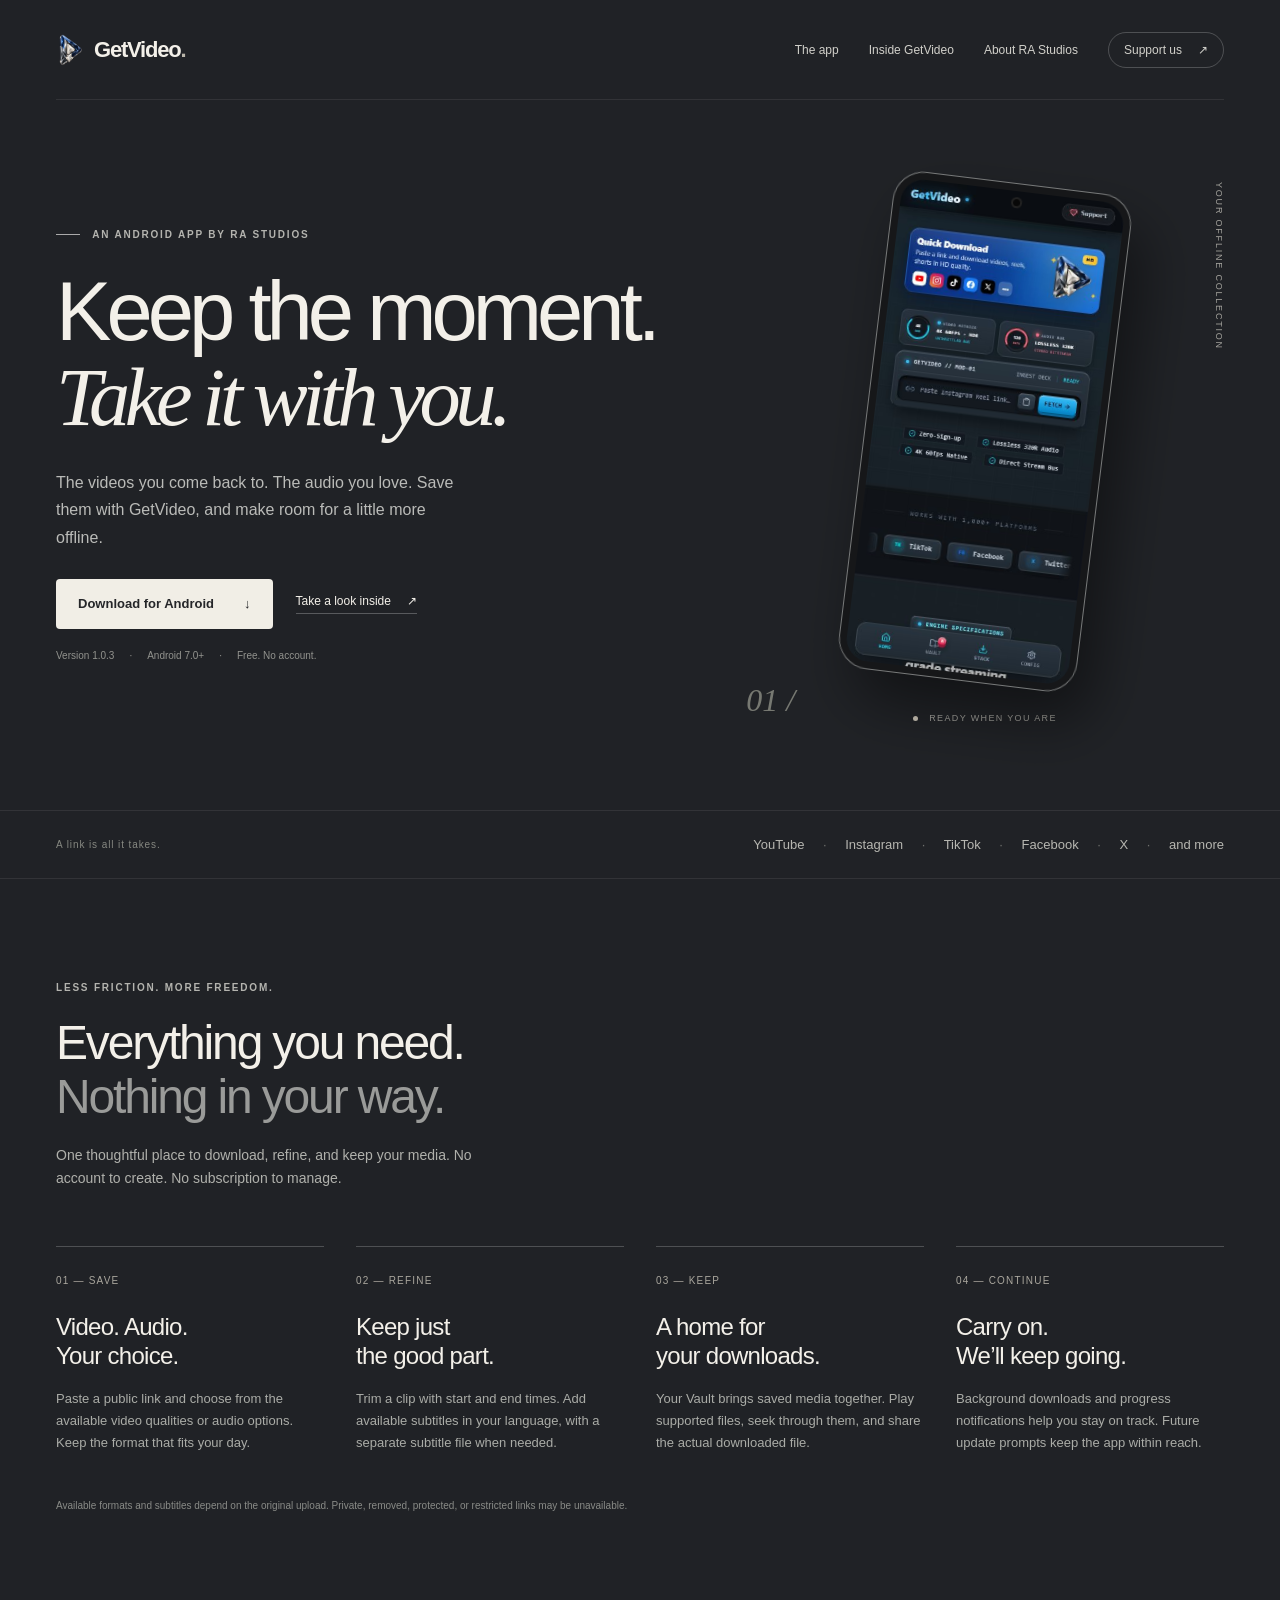
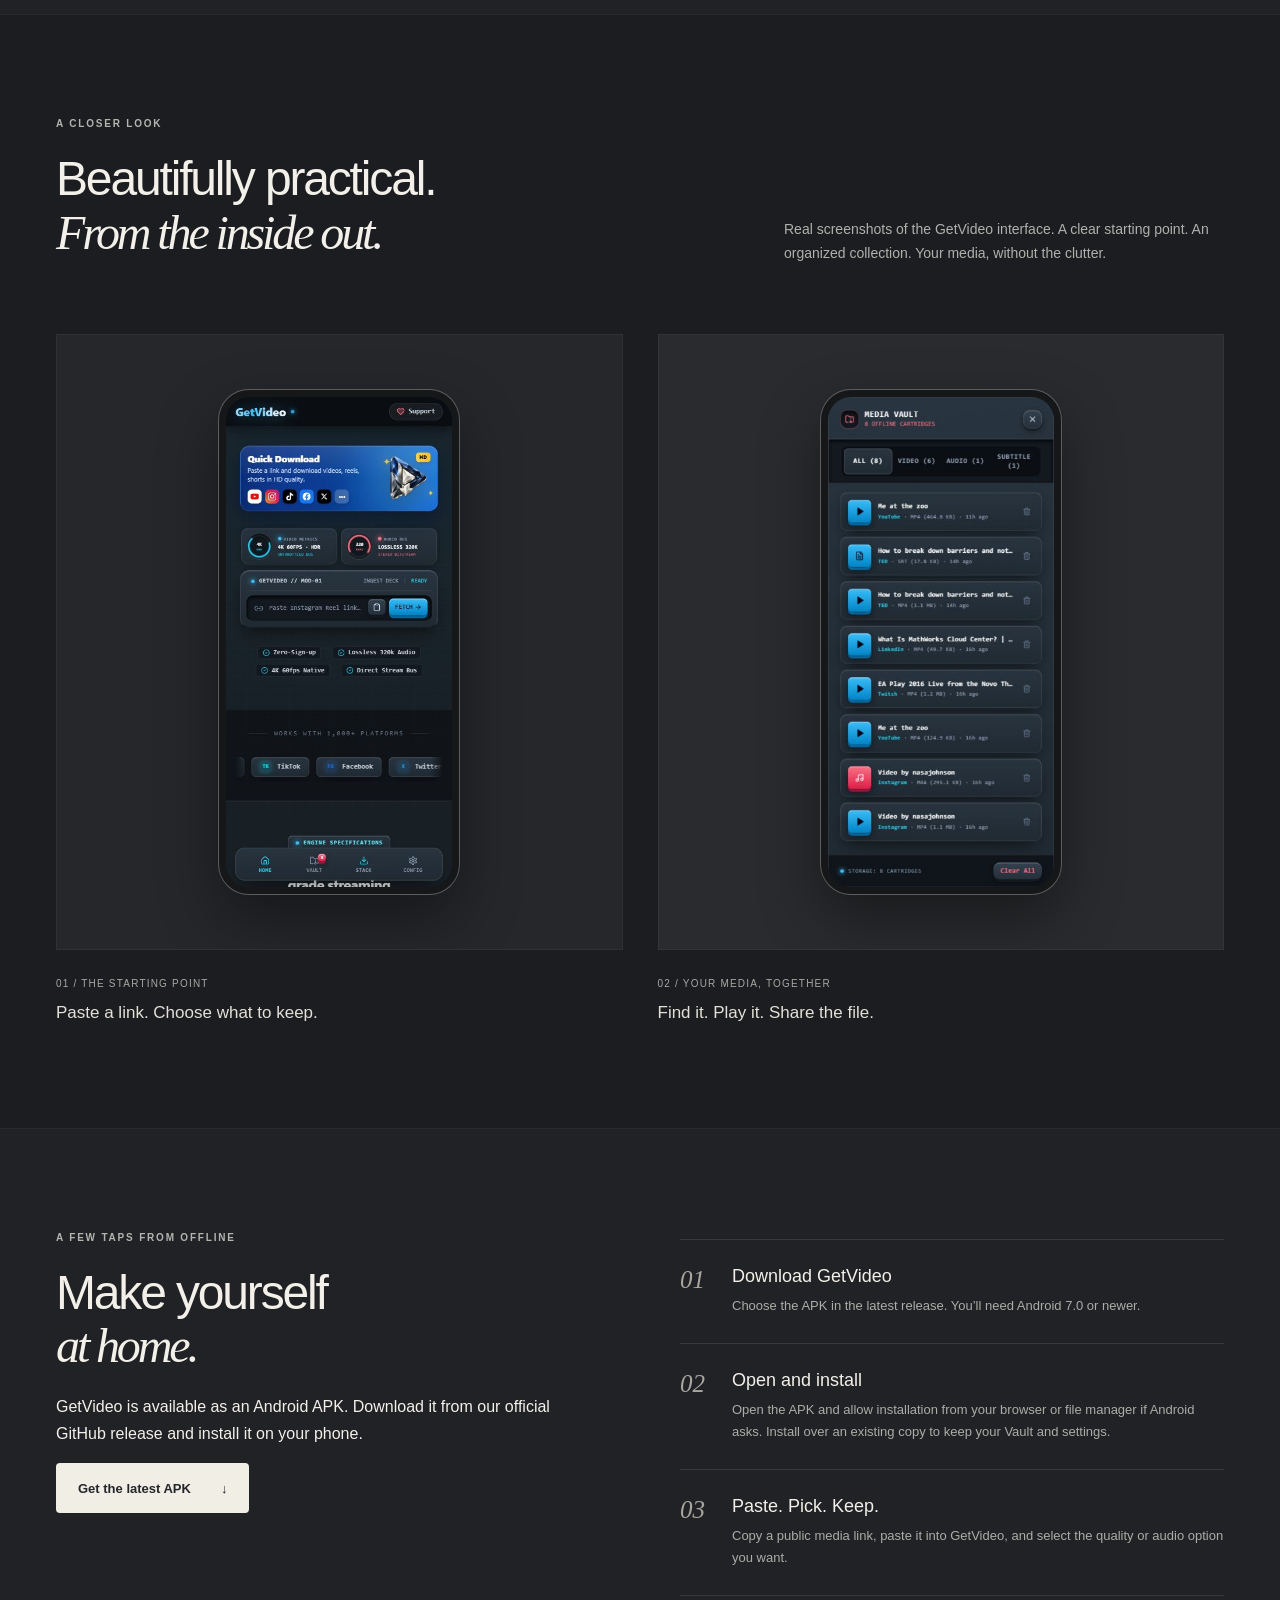
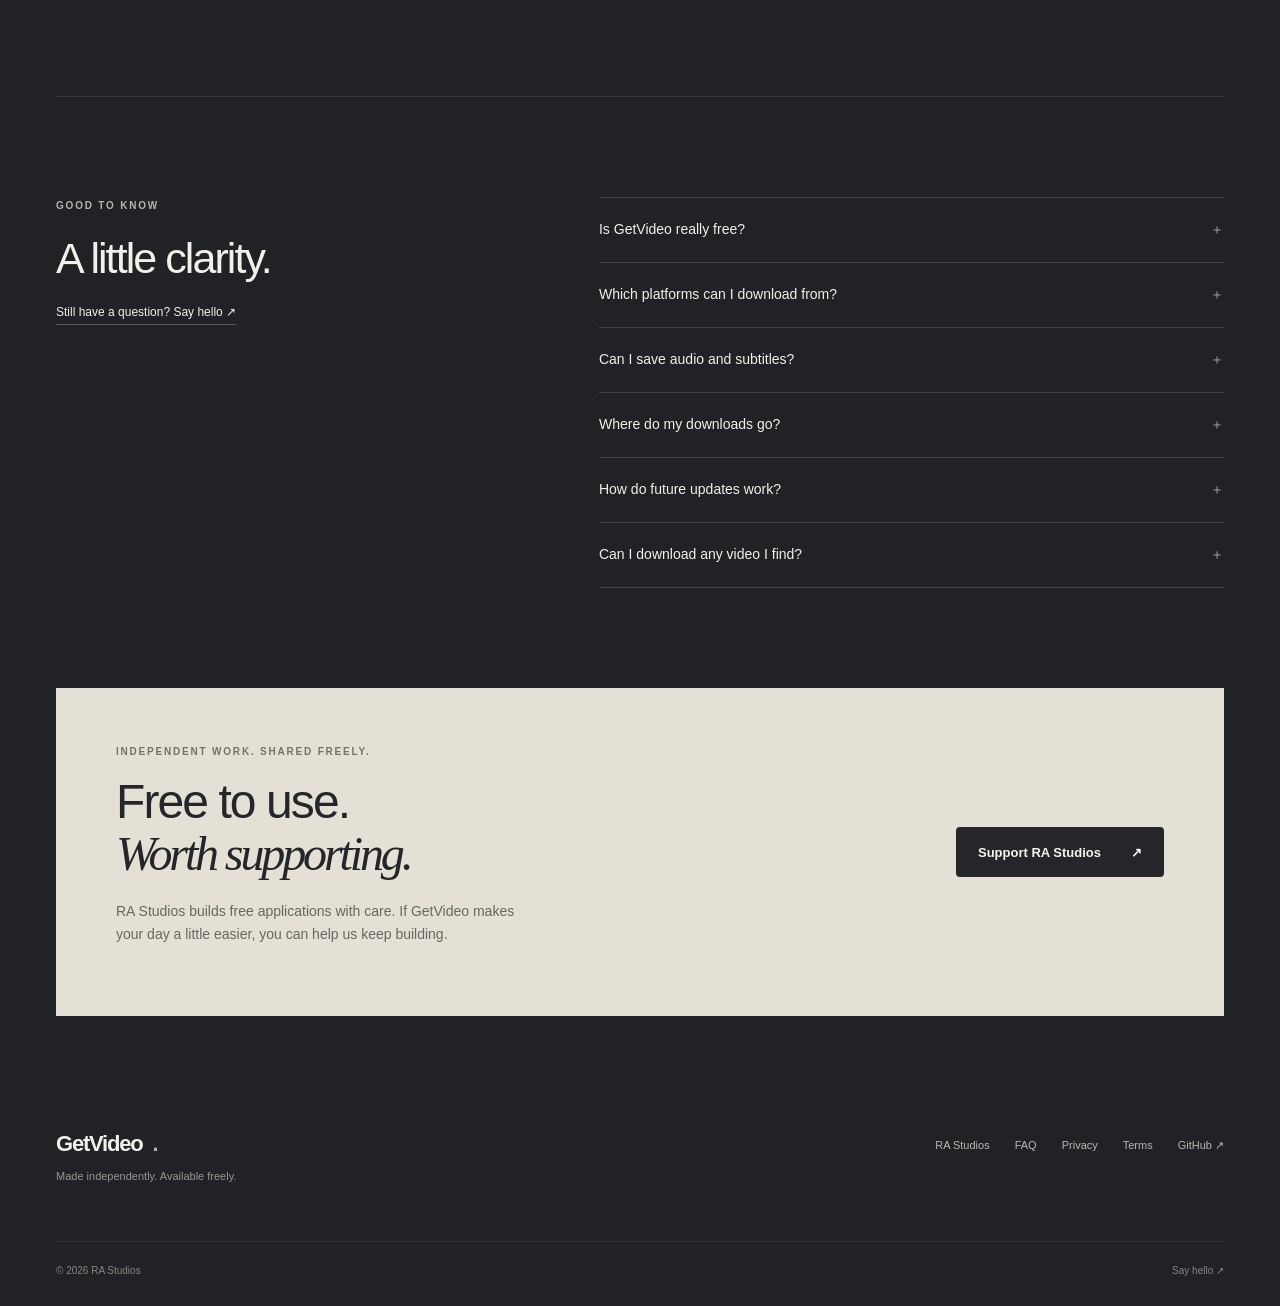
<file: index.html>
<!doctype html><html lang="en"><head><meta charset="utf-8"><meta name="viewport" content="width=device-width,initial-scale=1"><meta name="theme-color" content="#202226"><title>GetVideo — Your media, ready offline.</title><meta name="description" content="A free Android app to save video, audio and available subtitles. Trim clips, keep them in your Vault, and take your favorite moments offline."><meta property="og:title" content="GetVideo — Your media, ready offline."><meta property="og:description" content="A free Android app to save video, audio and available subtitles. Trim clips, keep them in your Vault, and take your favorite moments offline."><meta property="og:type" content="website"><meta property="og:image" content="https://ra-studios.github.io/GetVideo/logo.png"><link rel="icon" href="logo.png" type="image/png"><link rel="stylesheet" href="style.css"><script src="site.js" defer></script></head><body><a class="skip" href="#main">Skip to content</a><header class="header wrap"><a class="wordmark" href="./"><img src="logo.png" width="28" height="32" alt=""><span>GetVideo<span class="brand-dot">.</span></span></a><button class="menu-toggle" aria-expanded="false" aria-controls="navigation" aria-label="Open navigation">Menu <span>＋</span></button><nav id="navigation" aria-label="Main navigation"><a href="./#features">The app</a><a href="./#inside">Inside GetVideo</a><a href="about.html">About RA Studios</a><a class="support-nav" href="https://www.rastudios.site/donate" target="_blank" rel="noopener noreferrer">Support us <span aria-hidden="true">↗</span></a></nav></header><main id="main">
<section class="hero wrap"><div class="hero-copy"><p class="eyebrow"><span class="tiny-line"></span> AN ANDROID APP BY RA STUDIOS</p><h1>Keep the moment.<br><em>Take it with you.</em></h1><p class="hero-description">The videos you come back to. The audio you love. Save them with GetVideo, and make room for a little more offline.</p><div class="hero-actions"><a class="button light" data-download href="https://github.com/Ra-Studios/GetVideo/releases/latest">Download for Android <span aria-hidden="true">↓</span></a><a class="text-link" href="#inside">Take a look inside <span aria-hidden="true">↗</span></a></div><p class="download-meta"><span data-version>Version 1.0.3</span><span>Android 7.0+</span><span>Free. No account.</span></p></div><div class="hero-art"><span class="orbit-label">YOUR OFFLINE COLLECTION</span><div class="phone hero-phone"><img src="screen-home.png" width="388" height="840" alt="GetVideo home screen with the Quick Download link input and mobile navigation" fetchpriority="high"><span class="phone-camera" aria-hidden="true"></span></div><span class="art-caption"><span class="status-dot"></span> READY WHEN YOU ARE</span><span class="art-number" aria-hidden="true">01 /</span></div></section>
<section class="platforms"><div class="wrap platform-inner"><p>A link is all it takes.</p><div>YouTube <span>·</span> Instagram <span>·</span> TikTok <span>·</span> Facebook <span>·</span> X <span>·</span> and more</div></div></section>
<section id="features" class="section wrap"><div class="section-heading"><p class="eyebrow">LESS FRICTION. MORE FREEDOM.</p><h2>Everything you need.<br><span class="muted">Nothing in your way.</span></h2><p>One thoughtful place to download, refine, and keep your media. No account to create. No subscription to manage.</p></div><div class="feature-grid"><article><span class="feature-index">01 — SAVE</span><h3>Video. Audio.<br>Your choice.</h3><p>Paste a public link and choose from the available video qualities or audio options. Keep the format that fits your day.</p></article><article><span class="feature-index">02 — REFINE</span><h3>Keep just<br>the good part.</h3><p>Trim a clip with start and end times. Add available subtitles in your language, with a separate subtitle file when needed.</p></article><article><span class="feature-index">03 — KEEP</span><h3>A home for<br>your downloads.</h3><p>Your Vault brings saved media together. Play supported files, seek through them, and share the actual downloaded file.</p></article><article><span class="feature-index">04 — CONTINUE</span><h3>Carry on.<br>We’ll keep going.</h3><p>Background downloads and progress notifications help you stay on track. Future update prompts keep the app within reach.</p></article></div><p class="fineprint">Available formats and subtitles depend on the original upload. Private, removed, protected, or restricted links may be unavailable.</p></section>
<section id="inside" class="inside section"><div class="wrap"><div class="section-heading gallery-heading"><div><p class="eyebrow">A CLOSER LOOK</p><h2>Beautifully practical.<br><em>From the inside out.</em></h2></div><p>Real screenshots of the GetVideo interface. A clear starting point. An organized collection. Your media, without the clutter.</p></div><div class="gallery"><figure><div class="screen-stage"><div class="phone"><img src="screen-home.png" width="388" height="840" alt="Real GetVideo home screen showing supported platforms and the link input" loading="lazy"></div></div><figcaption><span>01 / The starting point</span><p>Paste a link. Choose what to keep.</p></figcaption></figure><figure><div class="screen-stage"><div class="phone"><img src="screen-vault.png" width="388" height="840" alt="Real Media Vault screen with video, audio and subtitle tabs and sample downloads" loading="lazy"></div></div><figcaption><span>02 / Your media, together</span><p>Find it. Play it. Share the file.</p></figcaption></figure></div></div></section>
<section id="download" class="install section wrap"><div class="section-heading"><p class="eyebrow">A FEW TAPS FROM OFFLINE</p><h2>Make yourself<br><em>at home.</em></h2><p>GetVideo is available as an Android APK. Download it from our official GitHub release and install it on your phone.</p><a class="button light" data-download href="https://github.com/Ra-Studios/GetVideo/releases/latest">Get the latest APK <span aria-hidden="true">↓</span></a></div><ol class="steps"><li><span>01</span><div><h3>Download GetVideo</h3><p>Choose the APK in the latest release. You’ll need Android 7.0 or newer.</p></div></li><li><span>02</span><div><h3>Open and install</h3><p>Open the APK and allow installation from your browser or file manager if Android asks. Install over an existing copy to keep your Vault and settings.</p></div></li><li><span>03</span><div><h3>Paste. Pick. Keep.</h3><p>Copy a public media link, paste it into GetVideo, and select the quality or audio option you want.</p></div></li></ol></section>
<section id="faq" class="faq section wrap"><div><p class="eyebrow">GOOD TO KNOW</p><h2>A little clarity.</h2><a class="text-link" href="mailto:contact@rastudios.site">Still have a question? Say hello ↗</a></div><div class="questions"><details><summary>Is GetVideo really free?<span>＋</span></summary><p>Yes. GetVideo does not require an account or subscription. Your network provider may still charge for mobile data.</p></details><details><summary>Which platforms can I download from?<span>＋</span></summary><p>Many public video and audio websites, including YouTube, Instagram, TikTok, Facebook, X, Vimeo and others. Availability depends on the specific link and the source platform.</p></details><details><summary>Can I save audio and subtitles?<span>＋</span></summary><p>Yes. Choose an available audio option or a subtitle language. Captions can be included in compatible videos, with a separate SRT file as a fallback. Only captions available from the source are offered.</p></details><details><summary>Where do my downloads go?<span>＋</span></summary><p>On Android, completed files save to Downloads / GetVideo. The Vault helps you find and play supported files, or share them with another app.</p></details><details><summary>How do future updates work?<span>＋</span></summary><p>Version 1.0.3 and newer can notify you when a newer public APK release is available. You can also use Check for updates in Settings. Android asks you to approve installation.</p></details><details><summary>Can I download any video I find?<span>＋</span></summary><p>Use GetVideo for content you own, have permission to download, or are otherwise allowed to save. Respect creators, copyright and the source website’s terms. Some protected or restricted content cannot be downloaded.</p></details></div></section>
<section class="support-section wrap"><div><p class="eyebrow">INDEPENDENT WORK. SHARED FREELY.</p><h2>Free to use.<br><em>Worth supporting.</em></h2><p>RA Studios builds free applications with care. If GetVideo makes your day a little easier, you can help us keep building.</p></div><a class="button dark" href="https://www.rastudios.site/donate" target="_blank" rel="noopener noreferrer">Support RA Studios <span aria-hidden="true">↗</span></a></section>
</main><footer class="footer wrap"><div class="footer-brand"><a class="wordmark" href="./">GetVideo<span class="brand-dot">.</span></a><p>Made independently. Available freely.</p></div><div class="footer-links"><a href="about.html">RA Studios</a><a href="./#faq">FAQ</a><a href="privacy.html">Privacy</a><a href="terms.html">Terms</a><a href="https://github.com/Ra-Studios/GetVideo" target="_blank" rel="noopener noreferrer">GitHub ↗</a></div><div class="footer-bottom"><span>© 2026 RA Studios</span><a href="mailto:contact@rastudios.site">Say hello ↗</a></div></footer></body></html>
</file>
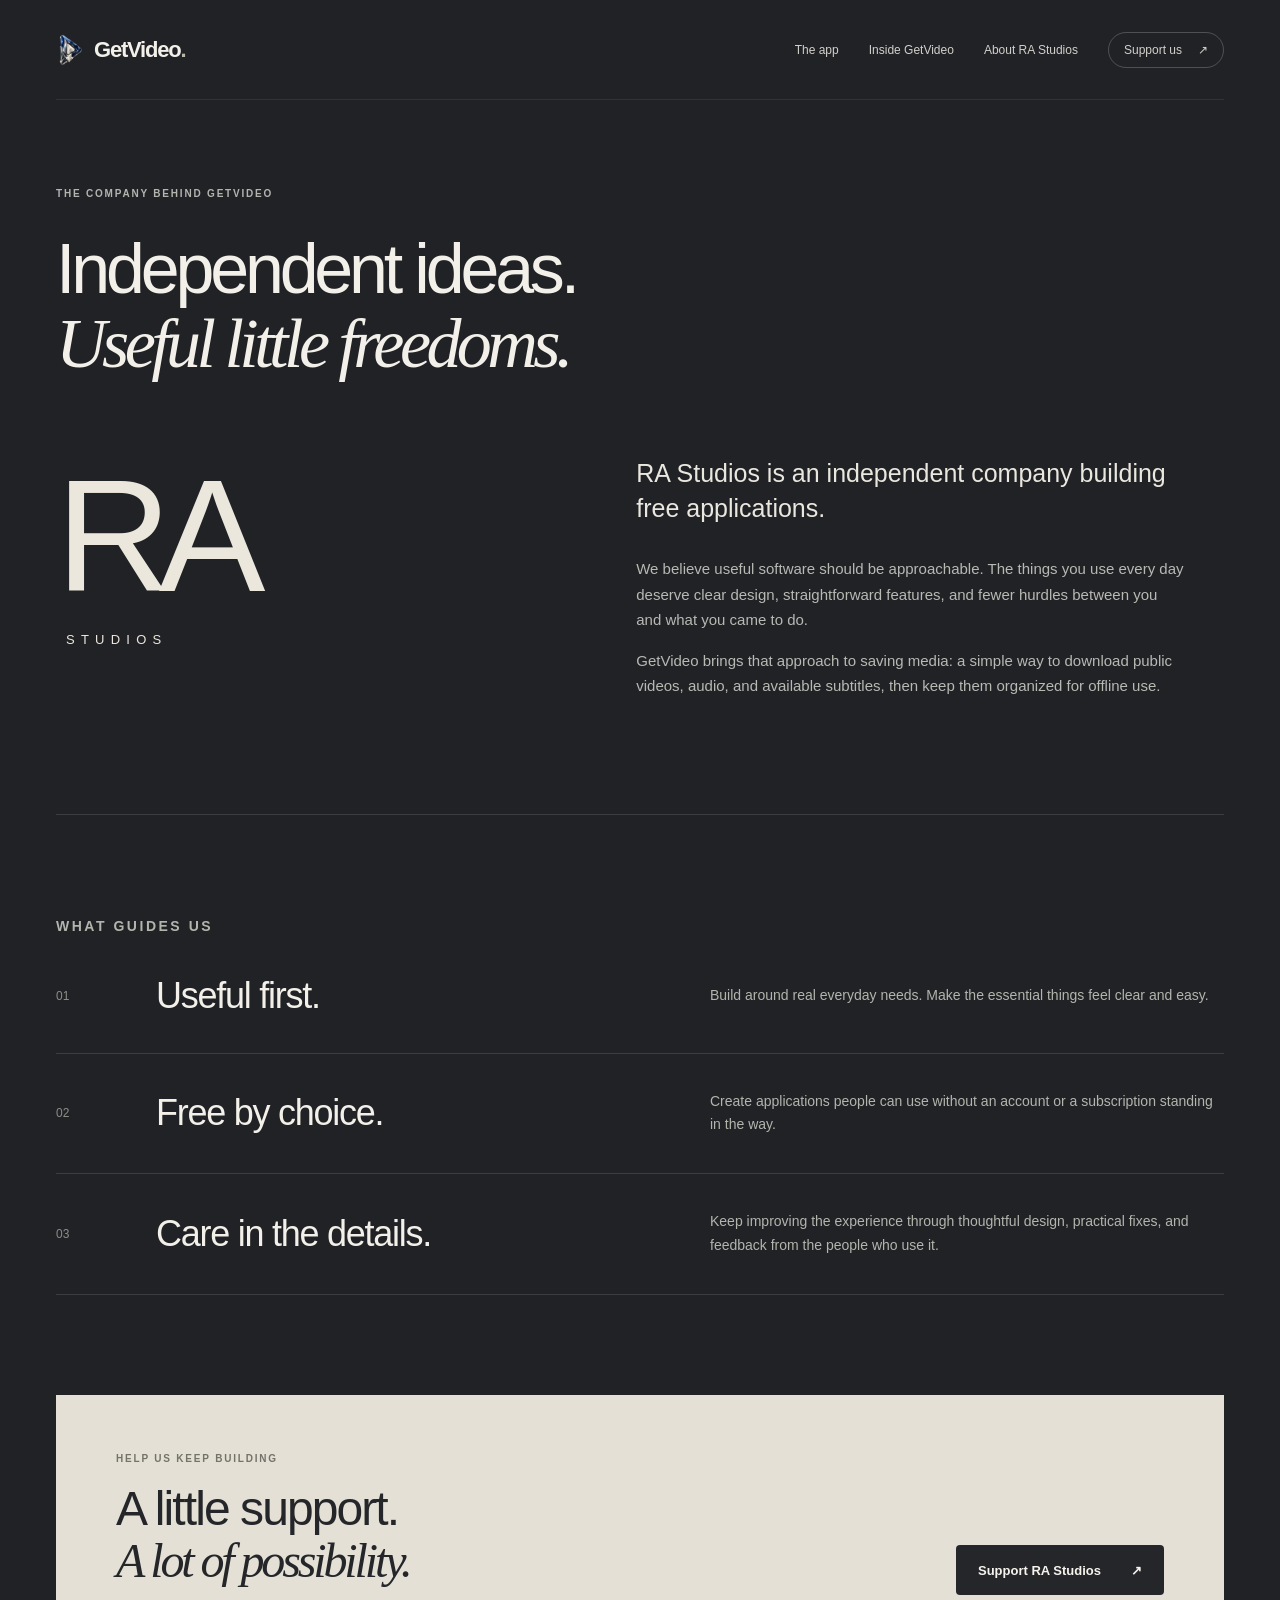
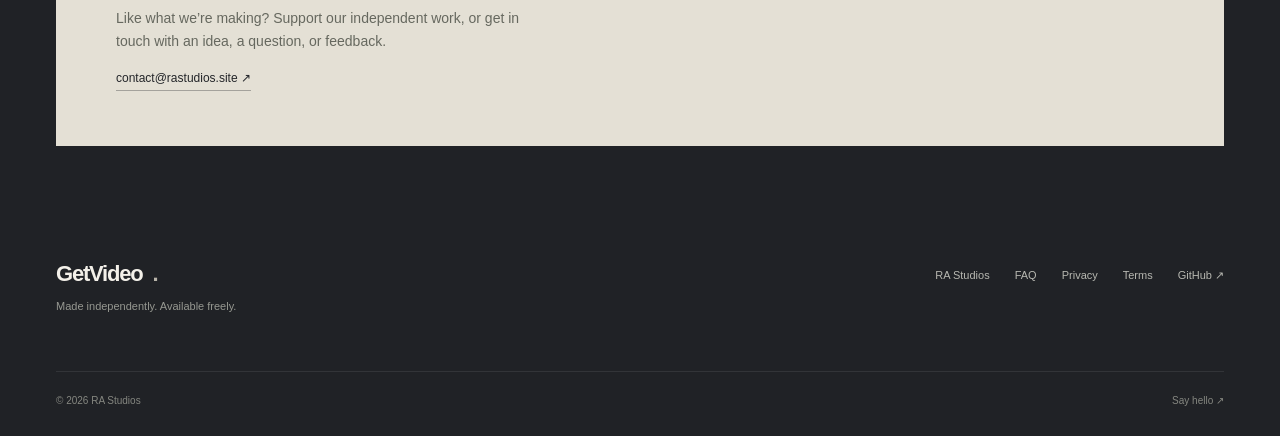
<file: about.html>
<!doctype html><html lang="en"><head><meta charset="utf-8"><meta name="viewport" content="width=device-width,initial-scale=1"><meta name="theme-color" content="#202226"><title>About RA Studios — Independent ideas. Free applications.</title><meta name="description" content="RA Studios is an independent company building free applications. Learn about the people-first approach behind GetVideo."><meta property="og:title" content="About RA Studios — Independent ideas. Free applications."><meta property="og:description" content="RA Studios is an independent company building free applications. Learn about the people-first approach behind GetVideo."><meta property="og:type" content="website"><meta property="og:image" content="https://ra-studios.github.io/GetVideo/logo.png"><link rel="icon" href="logo.png" type="image/png"><link rel="stylesheet" href="style.css"><script src="site.js" defer></script></head><body><a class="skip" href="#main">Skip to content</a><header class="header wrap"><a class="wordmark" href="./"><img src="logo.png" width="28" height="32" alt=""><span>GetVideo<span class="brand-dot">.</span></span></a><button class="menu-toggle" aria-expanded="false" aria-controls="navigation" aria-label="Open navigation">Menu <span>＋</span></button><nav id="navigation" aria-label="Main navigation"><a href="./#features">The app</a><a href="./#inside">Inside GetVideo</a><a href="about.html">About RA Studios</a><a class="support-nav" href="https://www.rastudios.site/donate" target="_blank" rel="noopener noreferrer">Support us <span aria-hidden="true">↗</span></a></nav></header><main id="main"><section class="about-hero section wrap"><p class="eyebrow">THE COMPANY BEHIND GETVIDEO</p><h1>Independent ideas.<br><em>Useful little freedoms.</em></h1><div class="about-intro"><div class="studio-mark" aria-hidden="true">RA<span>STUDIOS</span></div><div><p class="lead">RA Studios is an independent company building free applications.</p><p>We believe useful software should be approachable. The things you use every day deserve clear design, straightforward features, and fewer hurdles between you and what you came to do.</p><p>GetVideo brings that approach to saving media: a simple way to download public videos, audio, and available subtitles, then keep them organized for offline use.</p></div></div></section><section class="section wrap values"><p class="eyebrow">WHAT GUIDES US</p><article><span>01</span><h2>Useful first.</h2><p>Build around real everyday needs. Make the essential things feel clear and easy.</p></article><article><span>02</span><h2>Free by choice.</h2><p>Create applications people can use without an account or a subscription standing in the way.</p></article><article><span>03</span><h2>Care in the details.</h2><p>Keep improving the experience through thoughtful design, practical fixes, and feedback from the people who use it.</p></article></section><section class="support-section wrap"><div><p class="eyebrow">HELP US KEEP BUILDING</p><h2>A little support.<br><em>A lot of possibility.</em></h2><p>Like what we’re making? Support our independent work, or get in touch with an idea, a question, or feedback.</p><a class="text-link" href="mailto:contact@rastudios.site">contact@rastudios.site ↗</a></div><a class="button dark" href="https://www.rastudios.site/donate" target="_blank" rel="noopener noreferrer">Support RA Studios <span>↗</span></a></section></main><footer class="footer wrap"><div class="footer-brand"><a class="wordmark" href="./">GetVideo<span class="brand-dot">.</span></a><p>Made independently. Available freely.</p></div><div class="footer-links"><a href="about.html">RA Studios</a><a href="./#faq">FAQ</a><a href="privacy.html">Privacy</a><a href="terms.html">Terms</a><a href="https://github.com/Ra-Studios/GetVideo" target="_blank" rel="noopener noreferrer">GitHub ↗</a></div><div class="footer-bottom"><span>© 2026 RA Studios</span><a href="mailto:contact@rastudios.site">Say hello ↗</a></div></footer></body></html>
</file>
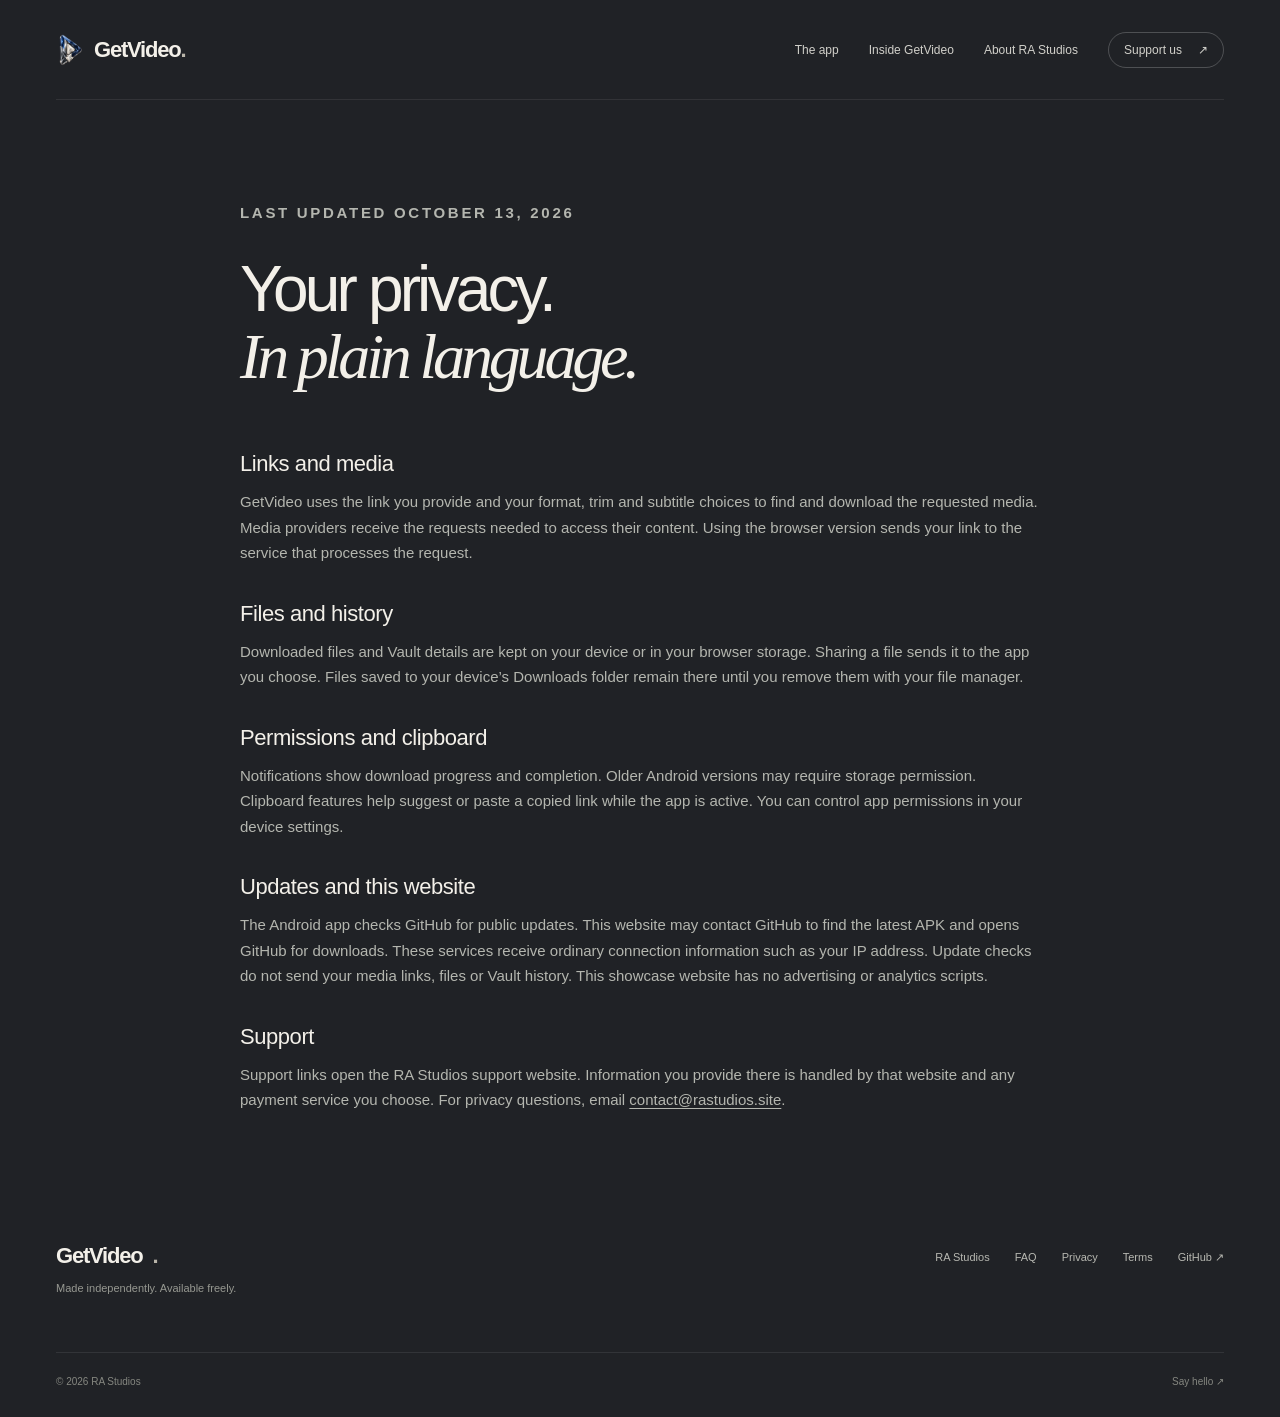
<file: privacy.html>
<!doctype html><html lang="en"><head><meta charset="utf-8"><meta name="viewport" content="width=device-width,initial-scale=1"><meta name="theme-color" content="#202226"><title>Privacy — GetVideo</title><meta name="description" content="How GetVideo uses media links, saved files, permissions and update checks."><meta property="og:title" content="Privacy — GetVideo"><meta property="og:description" content="How GetVideo uses media links, saved files, permissions and update checks."><meta property="og:type" content="website"><meta property="og:image" content="https://ra-studios.github.io/GetVideo/logo.png"><link rel="icon" href="logo.png" type="image/png"><link rel="stylesheet" href="style.css"><script src="site.js" defer></script></head><body><a class="skip" href="#main">Skip to content</a><header class="header wrap"><a class="wordmark" href="./"><img src="logo.png" width="28" height="32" alt=""><span>GetVideo<span class="brand-dot">.</span></span></a><button class="menu-toggle" aria-expanded="false" aria-controls="navigation" aria-label="Open navigation">Menu <span>＋</span></button><nav id="navigation" aria-label="Main navigation"><a href="./#features">The app</a><a href="./#inside">Inside GetVideo</a><a href="about.html">About RA Studios</a><a class="support-nav" href="https://www.rastudios.site/donate" target="_blank" rel="noopener noreferrer">Support us <span aria-hidden="true">↗</span></a></nav></header><main id="main"><section class="legal section wrap"><p class="eyebrow">LAST UPDATED OCTOBER 13, 2026</p><h1>Your privacy.<br><em>In plain language.</em></h1><h2>Links and media</h2><p>GetVideo uses the link you provide and your format, trim and subtitle choices to find and download the requested media. Media providers receive the requests needed to access their content. Using the browser version sends your link to the service that processes the request.</p><h2>Files and history</h2><p>Downloaded files and Vault details are kept on your device or in your browser storage. Sharing a file sends it to the app you choose. Files saved to your device’s Downloads folder remain there until you remove them with your file manager.</p><h2>Permissions and clipboard</h2><p>Notifications show download progress and completion. Older Android versions may require storage permission. Clipboard features help suggest or paste a copied link while the app is active. You can control app permissions in your device settings.</p><h2>Updates and this website</h2><p>The Android app checks GitHub for public updates. This website may contact GitHub to find the latest APK and opens GitHub for downloads. These services receive ordinary connection information such as your IP address. Update checks do not send your media links, files or Vault history. This showcase website has no advertising or analytics scripts.</p><h2>Support</h2><p>Support links open the RA Studios support website. Information you provide there is handled by that website and any payment service you choose. For privacy questions, email <a href="mailto:contact@rastudios.site">contact@rastudios.site</a>.</p></section></main><footer class="footer wrap"><div class="footer-brand"><a class="wordmark" href="./">GetVideo<span class="brand-dot">.</span></a><p>Made independently. Available freely.</p></div><div class="footer-links"><a href="about.html">RA Studios</a><a href="./#faq">FAQ</a><a href="privacy.html">Privacy</a><a href="terms.html">Terms</a><a href="https://github.com/Ra-Studios/GetVideo" target="_blank" rel="noopener noreferrer">GitHub ↗</a></div><div class="footer-bottom"><span>© 2026 RA Studios</span><a href="mailto:contact@rastudios.site">Say hello ↗</a></div></footer></body></html>
</file>
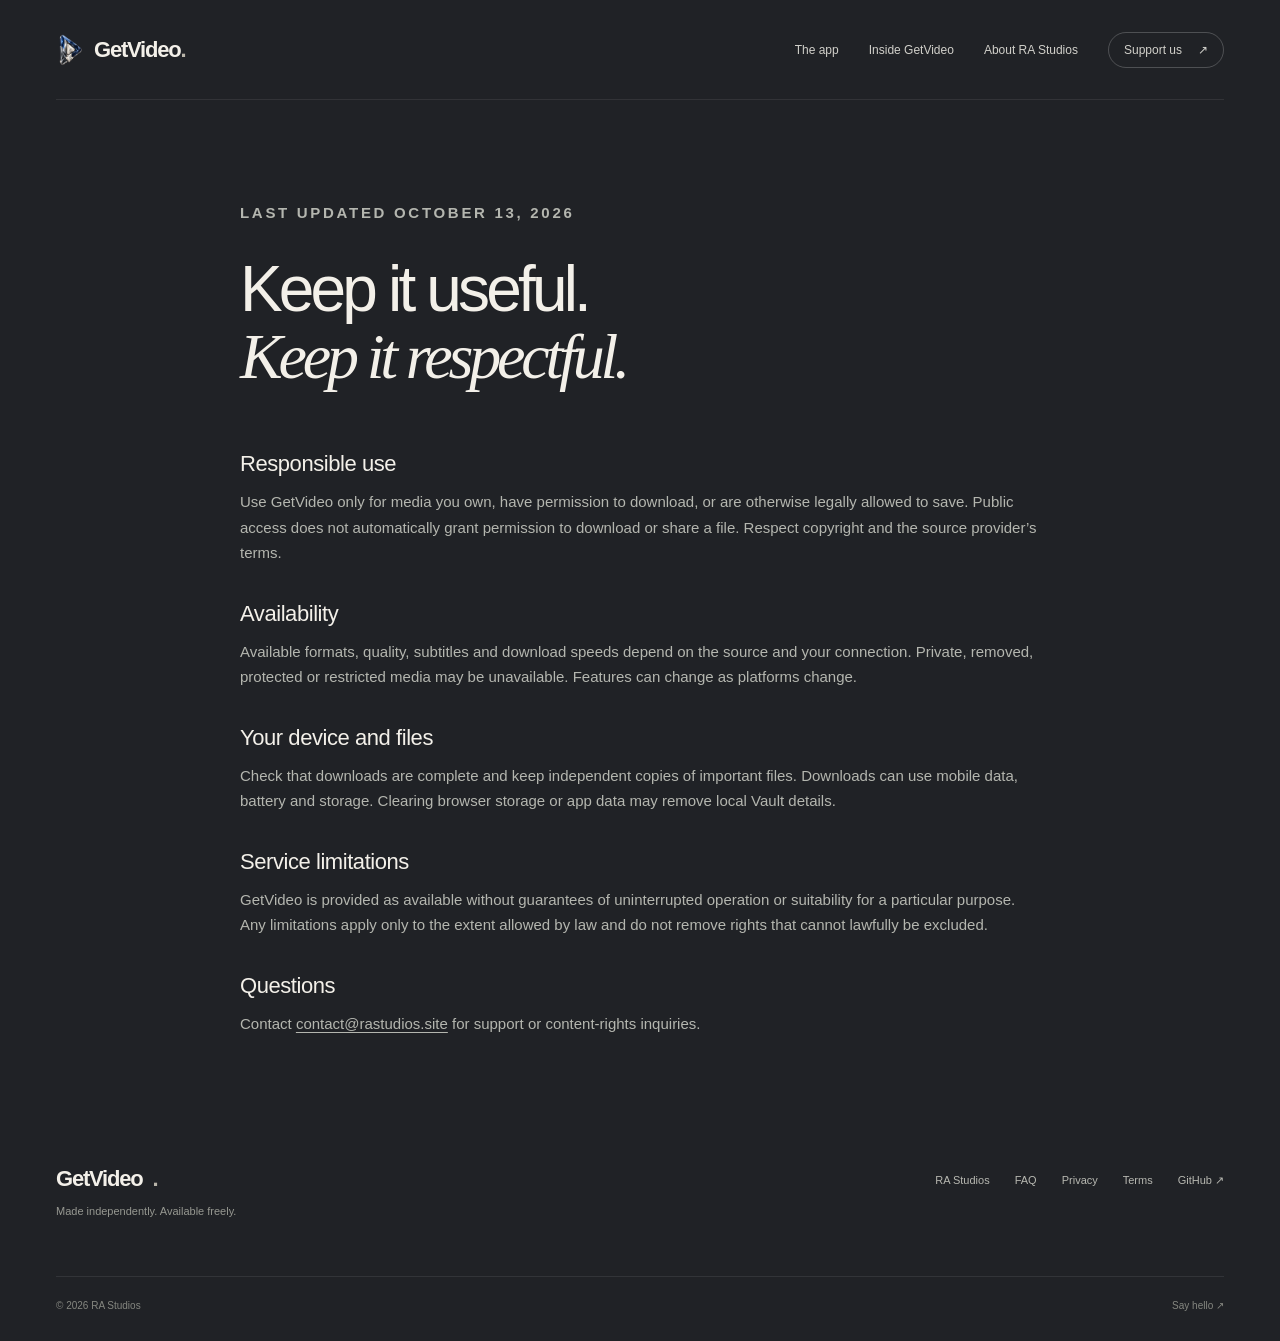
<file: terms.html>
<!doctype html><html lang="en"><head><meta charset="utf-8"><meta name="viewport" content="width=device-width,initial-scale=1"><meta name="theme-color" content="#202226"><title>Terms — GetVideo</title><meta name="description" content="Use GetVideo responsibly and respect creators and content providers."><meta property="og:title" content="Terms — GetVideo"><meta property="og:description" content="Use GetVideo responsibly and respect creators and content providers."><meta property="og:type" content="website"><meta property="og:image" content="https://ra-studios.github.io/GetVideo/logo.png"><link rel="icon" href="logo.png" type="image/png"><link rel="stylesheet" href="style.css"><script src="site.js" defer></script></head><body><a class="skip" href="#main">Skip to content</a><header class="header wrap"><a class="wordmark" href="./"><img src="logo.png" width="28" height="32" alt=""><span>GetVideo<span class="brand-dot">.</span></span></a><button class="menu-toggle" aria-expanded="false" aria-controls="navigation" aria-label="Open navigation">Menu <span>＋</span></button><nav id="navigation" aria-label="Main navigation"><a href="./#features">The app</a><a href="./#inside">Inside GetVideo</a><a href="about.html">About RA Studios</a><a class="support-nav" href="https://www.rastudios.site/donate" target="_blank" rel="noopener noreferrer">Support us <span aria-hidden="true">↗</span></a></nav></header><main id="main"><section class="legal section wrap"><p class="eyebrow">LAST UPDATED OCTOBER 13, 2026</p><h1>Keep it useful.<br><em>Keep it respectful.</em></h1><h2>Responsible use</h2><p>Use GetVideo only for media you own, have permission to download, or are otherwise legally allowed to save. Public access does not automatically grant permission to download or share a file. Respect copyright and the source provider’s terms.</p><h2>Availability</h2><p>Available formats, quality, subtitles and download speeds depend on the source and your connection. Private, removed, protected or restricted media may be unavailable. Features can change as platforms change.</p><h2>Your device and files</h2><p>Check that downloads are complete and keep independent copies of important files. Downloads can use mobile data, battery and storage. Clearing browser storage or app data may remove local Vault details.</p><h2>Service limitations</h2><p>GetVideo is provided as available without guarantees of uninterrupted operation or suitability for a particular purpose. Any limitations apply only to the extent allowed by law and do not remove rights that cannot lawfully be excluded.</p><h2>Questions</h2><p>Contact <a href="mailto:contact@rastudios.site">contact@rastudios.site</a> for support or content-rights inquiries.</p></section></main><footer class="footer wrap"><div class="footer-brand"><a class="wordmark" href="./">GetVideo<span class="brand-dot">.</span></a><p>Made independently. Available freely.</p></div><div class="footer-links"><a href="about.html">RA Studios</a><a href="./#faq">FAQ</a><a href="privacy.html">Privacy</a><a href="terms.html">Terms</a><a href="https://github.com/Ra-Studios/GetVideo" target="_blank" rel="noopener noreferrer">GitHub ↗</a></div><div class="footer-bottom"><span>© 2026 RA Studios</span><a href="mailto:contact@rastudios.site">Say hello ↗</a></div></footer></body></html>
</file>
<file: style.css>
*{box-sizing:border-box}html{scroll-behavior:smooth;scroll-padding-top:32px}body{margin:0;background:#202226;color:#f3f0e9;font-family:"Segoe UI",Arial,sans-serif;-webkit-font-smoothing:antialiased}a{color:inherit;text-decoration:none}button{font:inherit}img{display:block;max-width:100%}p{line-height:1.7}h1,h2,h3,p{margin-top:0}h1,h2{font-weight:500}em{font-family:Georgia,"Times New Roman",serif;font-weight:400;letter-spacing:-.065em}.wrap{width:min(1200px,calc(100% - 112px));margin-inline:auto}.muted{color:#9a9b99}.eyebrow{font-size:10px;font-weight:600;letter-spacing:.18em;line-height:1.7;color:#b4b4af}.header{height:100px;display:flex;align-items:center;justify-content:space-between;border-bottom:1px solid #ffffff14}.wordmark{display:inline-flex;gap:10px;align-items:center;font-size:22px;font-weight:700;letter-spacing:-.055em}.brand-dot{color:#b8b4a9}nav{display:flex;align-items:center;gap:30px;font-size:12px;color:#d1d0ca}nav a:hover,.footer a:hover{color:#fff}.support-nav{border:1px solid #ffffff35;padding:10px 15px;border-radius:100px;display:flex;gap:16px}.menu-toggle{display:none}.hero{display:grid;grid-template-columns:1.35fr 1fr;gap:45px;align-items:center;min-height:710px;padding-block:55px 75px}.hero h1{font-size:clamp(56px,6.5vw,86px);line-height:1.02;letter-spacing:-.06em;margin:27px -100px 29px 0;position:relative;z-index:2}.hero h1 em{font-size:.99em}.hero-description{font-size:16px;color:#babbb8;max-width:410px;margin-bottom:28px}.tiny-line{display:inline-block;width:24px;height:1px;background:#aaa;margin:0 8px 3px 0}.hero-actions{display:flex;align-items:center;gap:23px;flex-wrap:wrap}.button{display:inline-flex;justify-content:space-between;align-items:center;gap:30px;padding:16px 22px;font-size:13px;font-weight:600;border-radius:4px;min-height:50px;transition:transform .2s,background .2s}.button:hover{transform:translateY(-3px)}.button.light{background:#f1eee6;color:#252629}.button.light:hover{background:#fff}.button.dark{background:#24262a;color:#f6f3ec}.text-link{display:inline-flex;gap:16px;align-items:center;font-size:12px;border-bottom:1px solid #ffffff40;padding-bottom:5px}.download-meta{display:flex;gap:15px;flex-wrap:wrap;font-size:10px;color:#92938e;margin:18px 0 0}.download-meta span+span:before{content:"·";margin-right:15px}.hero-art{position:relative;display:flex;flex-direction:column;align-items:center;padding-top:15px}.phone{width:248px;border:7px solid #161719;border-radius:30px;overflow:hidden;box-shadow:0 0 0 1px #5c5d5d,0 25px 60px #0006;position:relative;background:#182026}.phone img{width:100%;height:auto}.hero-phone{width:238px;transform:rotate(7deg);box-shadow:0 0 0 1px #777979,18px 30px 60px #0007;animation:arrive .8s ease-out both}.phone-camera{position:absolute;top:8px;left:50%;width:7px;height:7px;border-radius:50%;background:#080808;box-shadow:0 0 0 2px #222;pointer-events:none}.orbit-label{font-size:9px;letter-spacing:.2em;position:absolute;right:0;top:15px;writing-mode:vertical-rl;color:#a4a39d}.art-caption{font-size:9px;letter-spacing:.15em;margin-top:33px;color:#a4a39d}.status-dot{display:inline-block;width:5px;height:5px;background:#ccc5b7;border-radius:50%;margin-right:7px}.art-number{position:absolute;left:0;bottom:4px;font:italic 32px Georgia,serif;color:#777972}.platforms{border-block:1px solid #ffffff14}.platform-inner{display:flex;align-items:center;justify-content:space-between;gap:30px;padding-block:25px;font-size:13px;color:#b7b7b1}.platform-inner p{font-size:10px;letter-spacing:.09em;margin:0;color:#868881}.platform-inner span{margin-inline:15px;color:#6e706d}.section{padding-block:100px}.section-heading{margin-bottom:55px}.section-heading h2,.faq h2{font-size:48px;line-height:1.12;letter-spacing:-.045em;margin-block:20px}.section-heading>p:last-child{max-width:440px;color:#b0b1ac;font-size:14px}.feature-grid{display:grid;grid-template-columns:repeat(4,1fr);gap:32px}.feature-grid article{padding-top:23px;border-top:1px solid #ffffff35}.feature-index{font-size:10px;color:#aaa79e;letter-spacing:.12em}.feature-grid h3{font-size:24px;line-height:1.22;font-weight:500;letter-spacing:-.03em;margin:24px 0 17px}.feature-grid p{font-size:13px;color:#aaaca7}.fineprint{font-size:10px;color:#898b87;margin:30px 0 0;max-width:700px}.inside{background:#1b1d21;border-block:1px solid #ffffff0d}.gallery-heading{display:flex;align-items:end;justify-content:space-between;gap:60px}.gallery-heading>p{max-width:320px;color:#a7a9a5;font-size:14px}.gallery{display:grid;grid-template-columns:1fr 1fr;gap:35px}.gallery figure{margin:0;min-width:0}.screen-stage{padding:55px 20px;background:#25272b;display:flex;justify-content:center;border:1px solid #ffffff0b;overflow:hidden}.gallery figure:nth-child(2) .screen-stage{background:#292b2e}.gallery .phone{width:240px}.gallery figcaption{margin-top:23px}.gallery figcaption span{font-size:10px;letter-spacing:.12em;color:#a7a9a3;text-transform:uppercase}.gallery figcaption p{font-size:17px;margin:8px 0 0;color:#e3e0d8}.install{display:grid;grid-template-columns:1fr 1fr;gap:80px}.install .section-heading{margin:0}.steps{list-style:none;margin:0;padding:10px 0 0}.steps li{display:flex;gap:27px;padding:26px 0;border-bottom:1px solid #ffffff1a}.steps li:first-child{border-top:1px solid #ffffff1a}.steps li>span{font:italic 25px Georgia,serif;color:#a8a69d}.steps h3{font-size:18px;font-weight:500;margin-bottom:8px}.steps p{font-size:13px;color:#abadA6;margin:0}.faq{display:grid;grid-template-columns:1fr 1.35fr;gap:80px;border-top:1px solid #ffffff1a}.faq h2{font-size:43px}.questions details{border-bottom:1px solid #ffffff25}.questions details:first-child{border-top:1px solid #ffffff25}.questions summary{font-size:14px;display:flex;justify-content:space-between;gap:20px;padding:23px 0;cursor:pointer;list-style:none}.questions summary::-webkit-details-marker{display:none}.questions summary span{color:#aca99d}.questions details[open] summary span{transform:rotate(45deg)}.questions p{font-size:13px;color:#b2b4ac;margin:0 30px 23px 0}.support-section{background:#e4e0d5;color:#24262a;display:flex;justify-content:space-between;align-items:center;gap:45px;padding:55px 60px;margin-bottom:100px}.support-section .eyebrow{color:#73736a}.support-section h2{font-size:48px;line-height:1.08;letter-spacing:-.04em;margin-block:16px 20px}.support-section p:not(.eyebrow){max-width:420px;font-size:14px;color:#66685f}.support-section .text-link{border-color:#24262a55}.support-section .button{flex-shrink:0}.footer{display:grid;grid-template-columns:1fr 1fr;padding-block:15px 30px;gap:45px}.footer-brand p{font-size:11px;color:#969891;margin:10px 0}.footer-links{display:flex;flex-wrap:wrap;align-items:start;justify-content:flex-end;gap:25px;font-size:11px;color:#b7b8b1;padding-top:8px}.footer-bottom{grid-column:1/-1;border-top:1px solid #ffffff15;padding-top:23px;display:flex;justify-content:space-between;font-size:10px;color:#858780}.about-hero{padding-top:85px}.about-hero h1,.legal h1{font-size:70px;line-height:1.06;letter-spacing:-.06em;margin:30px 0 75px}.about-intro{display:grid;grid-template-columns:.8fr 1fr;gap:110px}.studio-mark{font-size:160px;letter-spacing:-.08em;line-height:1;color:#ebe7dc}.studio-mark span{display:block;font-size:13px;letter-spacing:.48em;margin:17px 0 0 10px}.about-intro p{color:#b8b9b3;font-size:15px;max-width:550px}.about-intro .lead{color:#eae7df;font-size:25px;line-height:1.4;margin-bottom:30px}.values{border-top:1px solid #ffffff20}.values article{display:grid;grid-template-columns:60px 1fr 1fr;gap:40px;border-bottom:1px solid #ffffff20;padding:36px 0;align-items:center}.values article>span{font-size:12px;color:#8d8f87}.values h2{font-size:36px;letter-spacing:-.035em;margin:0}.values p{color:#b3b5ad;font-size:14px;margin:0}.legal{max-width:800px}.legal h1{font-size:64px;margin-bottom:60px}.legal h2{font-size:22px;letter-spacing:-.02em;margin:35px 0 12px}.legal p{color:#b4b6af;font-size:15px}.legal a{text-decoration:underline;text-underline-offset:3px}.skip{position:absolute;left:15px;top:-100px;z-index:5;background:#fff;color:#000;padding:12px}.skip:focus{top:10px}:focus-visible{outline:2px solid #eee8d8;outline-offset:5px}@keyframes arrive{from{opacity:0;translate:0 20px}to{opacity:1;translate:0 0}}@media(min-width:1600px){.hero{min-height:760px}.hero h1{font-size:92px}}
@media(max-width:1050px){.wrap{width:calc(100% - 64px)}.hero{gap:15px;min-height:650px}.hero h1{font-size:64px;margin-right:-60px}.hero-art{padding-left:15px}.hero-phone{width:215px}.hero-actions{gap:17px}.text-link{font-size:11px}.feature-grid{grid-template-columns:1fr 1fr;gap:35px}.install,.faq{gap:45px}.platform-inner span{margin-inline:7px}.header nav{gap:20px}.about-intro{gap:60px}.studio-mark{font-size:125px}}
@media(max-width:700px){.wrap{width:calc(100% - 40px)}.header{height:80px;position:relative}.menu-toggle{display:flex;align-items:center;gap:12px;background:none;border:1px solid #ffffff30;padding:9px 13px;color:#e8e4db;border-radius:4px;font-size:11px}.header nav{display:none;position:absolute;top:70px;right:0;left:0;z-index:5;background:#292b2f;border:1px solid #ffffff20;padding:20px;flex-direction:column;align-items:stretch;gap:0;box-shadow:0 15px 30px #0005}.header nav.open{display:flex}.header nav a{padding:13px 4px}.header .support-nav{border:none;justify-content:space-between}.hero{display:block;padding-block:45px 50px;min-height:unset}.hero h1{font-size:clamp(45px,9.4vw,65px);margin:25px 0;letter-spacing:-.055em}.hero-description{font-size:14px;max-width:420px}.hero-actions{gap:20px}.hero-actions .text-link{font-size:11px}.button{font-size:12px;padding:15px 18px;gap:24px}.download-meta{font-size:9px;gap:10px}.download-meta span+span:before{margin-right:10px}.hero-art{padding:35px 0 0;margin-top:30px}.hero-phone{width:210px;transform:rotate(5deg)}.orbit-label{right:15px;top:60px}.art-number{left:10px}.art-caption{margin-top:30px}.platform-inner{display:block;padding-block:23px}.platform-inner p{margin-bottom:12px}.platform-inner>div{font-size:11px;line-height:1.9}.platform-inner span{margin-inline:6px}.section{padding-block:65px}.section-heading{margin-bottom:36px}.section-heading h2,.faq h2{font-size:36px}.section-heading>p:last-child{font-size:13px}.feature-grid{gap:25px}.feature-grid h3{font-size:22px}.feature-grid p{font-size:12px}.feature-index{font-size:8px}.gallery-heading{display:block}.gallery-heading>p{max-width:450px}.gallery{gap:16px}.screen-stage{padding:30px 14px}.gallery .phone{width:100%;border-width:4px;border-radius:20px}.gallery figcaption span{font-size:8px;letter-spacing:.06em}.gallery figcaption p{font-size:13px;line-height:1.4}.install,.faq{display:block}.steps{margin-top:35px}.faq .questions{margin-top:35px}.questions summary{font-size:13px;line-height:1.5}.support-section{display:block;padding:35px 25px;margin-bottom:65px}.support-section h2{font-size:37px}.support-section .button{margin-top:20px}.footer{display:block;padding-top:0}.footer-links{justify-content:flex-start;padding-block:22px;gap:22px}.footer-bottom{margin-top:12px}.about-hero h1,.legal h1{font-size:47px;margin-bottom:45px}.about-intro{display:block}.studio-mark{font-size:95px;margin-bottom:50px}.studio-mark span{font-size:10px;margin-left:5px}.about-intro .lead{font-size:23px}.values article{grid-template-columns:25px 1fr;gap:20px;padding:28px 0}.values h2{font-size:31px}.values article p{grid-column:2}.legal p{font-size:14px}}@media(prefers-reduced-motion:reduce){html{scroll-behavior:auto}*,*:before,*:after{animation:none!important;transition:none!important}}
</file>
